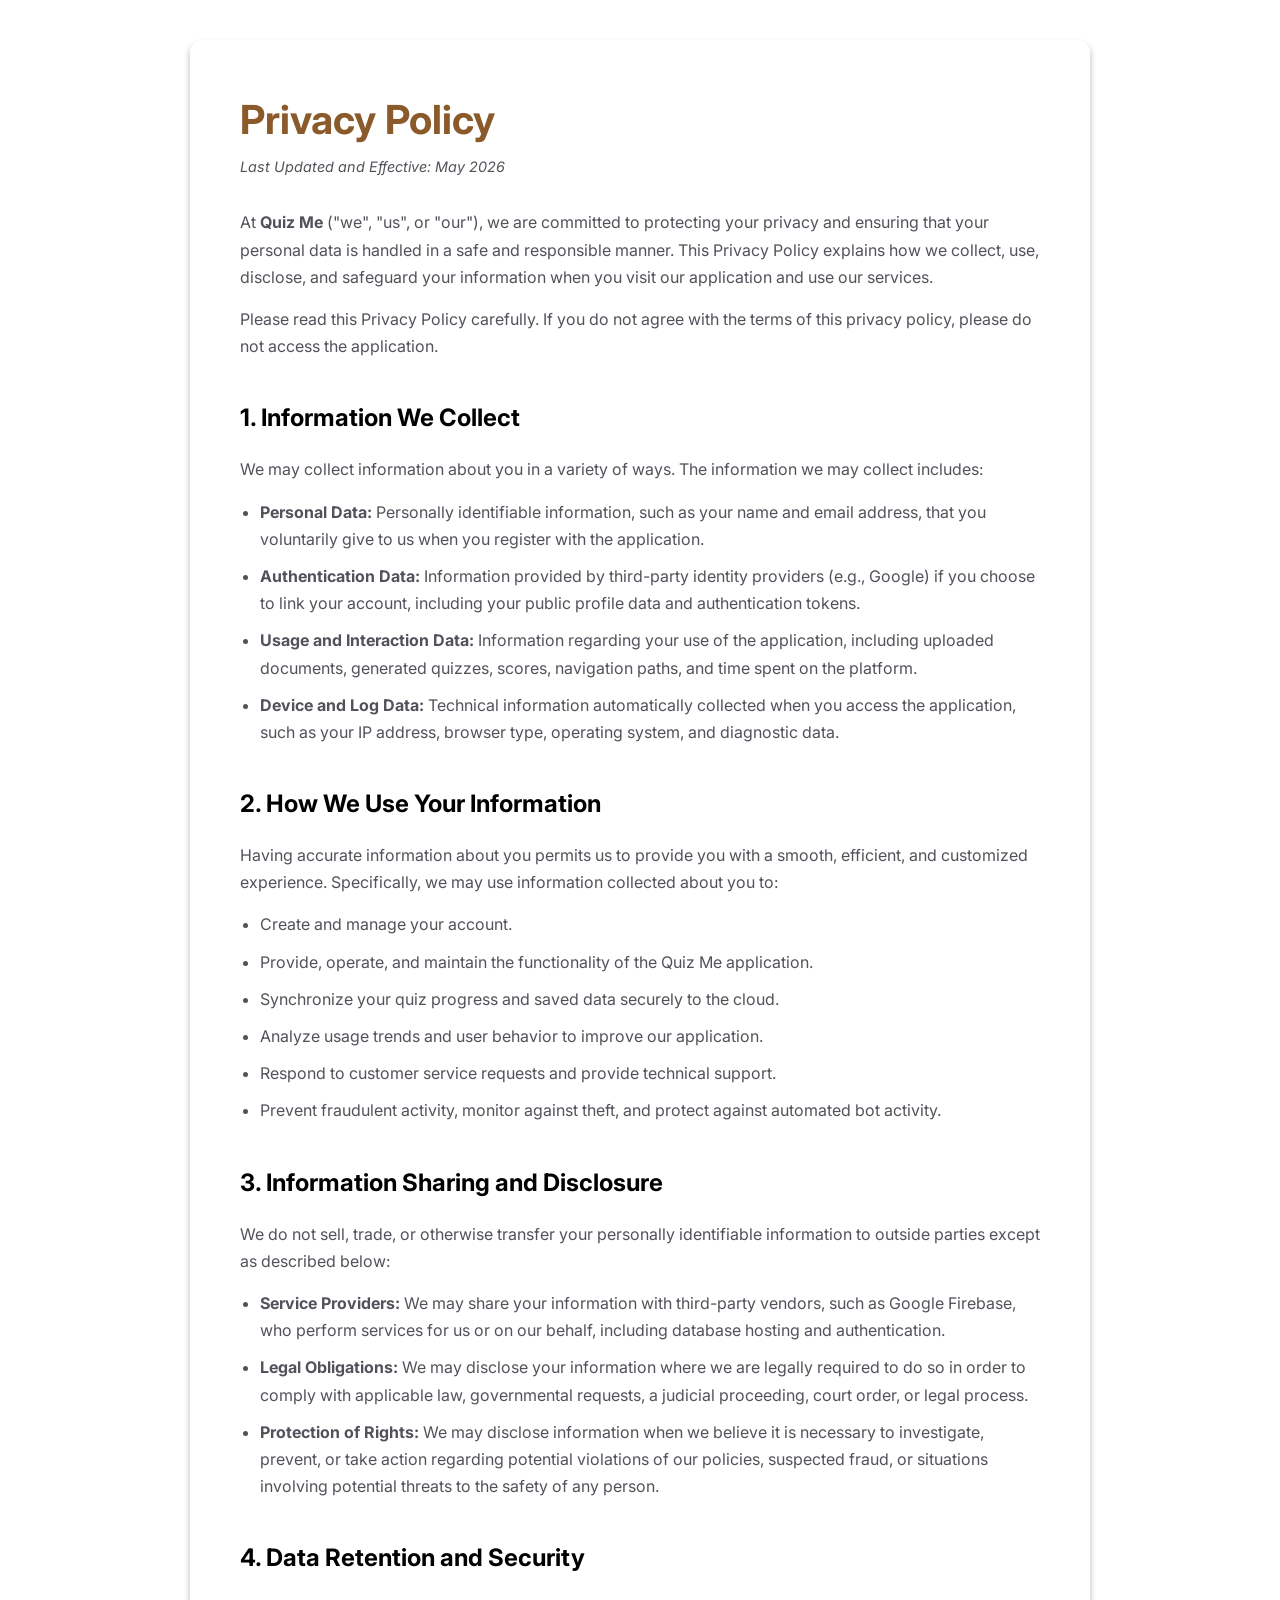
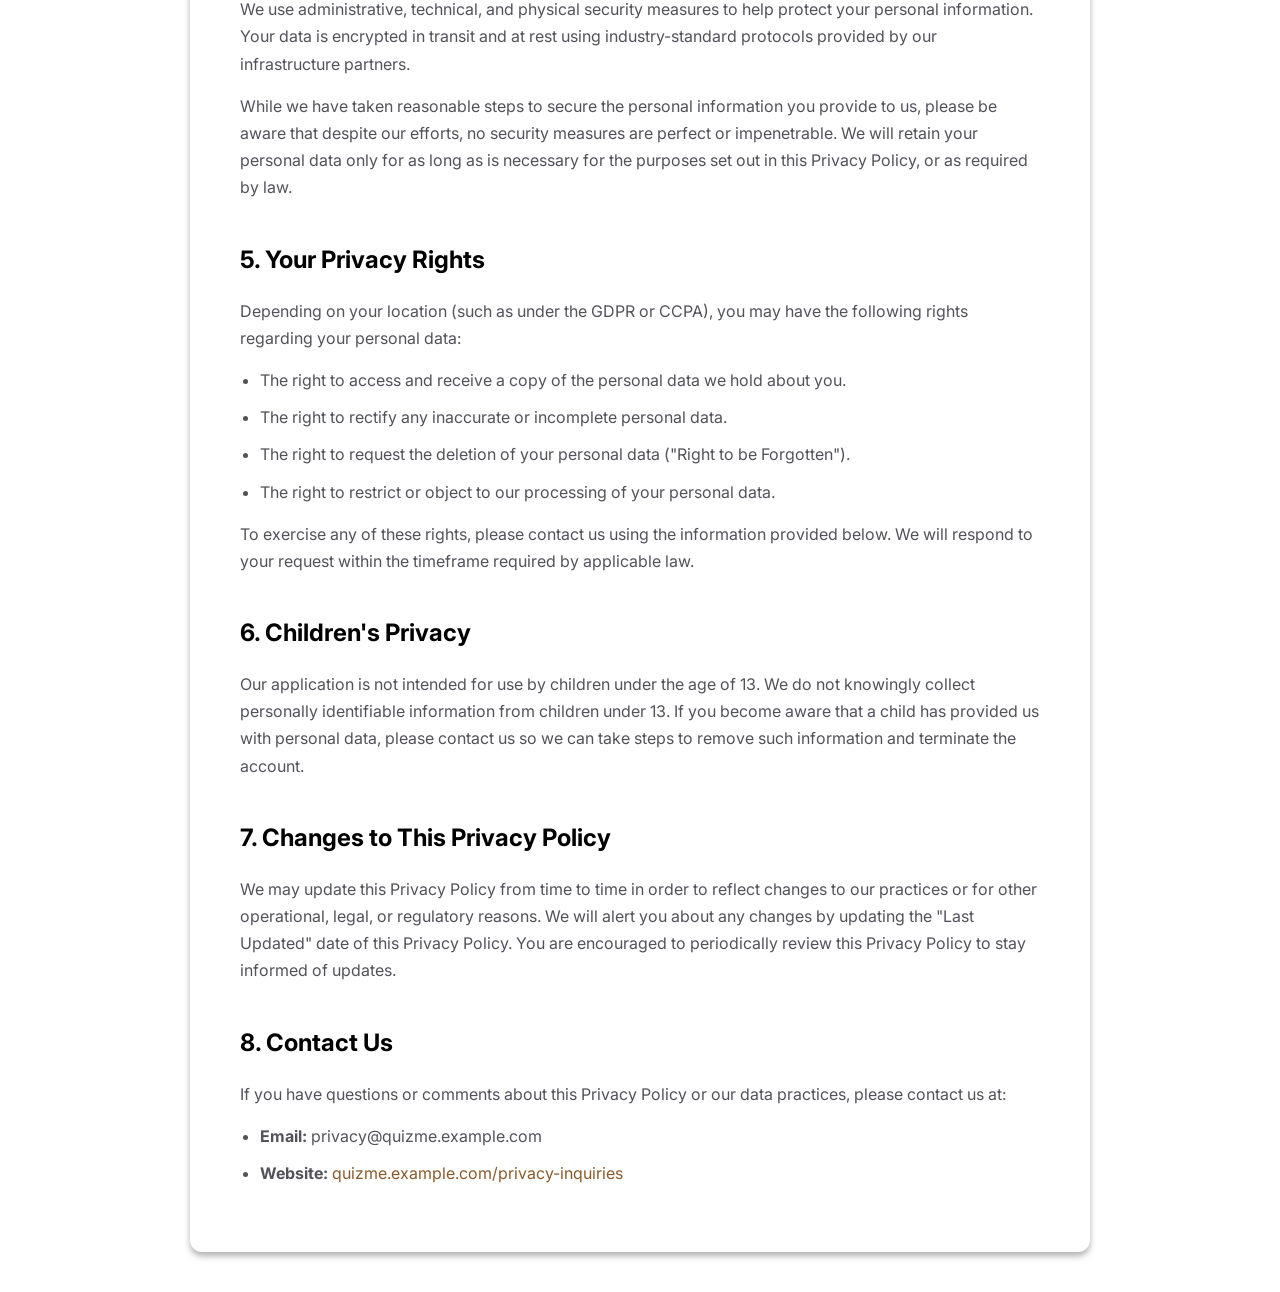
<file: privacy.html>
<!DOCTYPE html>
<html lang="en">
<head>
    <meta charset="UTF-8">
    <meta name="viewport" content="width=device-width, initial-scale=1.0">
    <title>Privacy Policy - Quiz Me</title>
    <link href="https://fonts.googleapis.com/css2?family=Inter:wght@400;500;600;700&display=swap" rel="stylesheet">
    <link rel="stylesheet" href="styles.css">
    <style>
        body {
            background-color: var(--bg);
            color: var(--text);
            padding: 40px 20px;
            display: flex;
            justify-content: center;
        }
        .policy-container {
            max-width: 900px;
            background: var(--card-bg);
            padding: 50px;
            border-radius: 12px;
            box-shadow: 0 4px 6px rgba(0,0,0,0.3);
            border: 1px solid var(--border);
        }
        h1 { margin-bottom: 5px; color: var(--primary); font-size: 2.5rem; }
        .last-updated { margin-bottom: 30px; font-style: italic; color: var(--text-muted); font-size: 0.9rem; }
        h2 { margin-top: 40px; margin-bottom: 15px; color: var(--text); font-size: 1.5rem; border-bottom: 1px solid var(--border); padding-bottom: 5px; }
        p { line-height: 1.7; margin-bottom: 15px; color: var(--text-muted); }
        ul { margin-bottom: 15px; padding-left: 20px; color: var(--text-muted); }
        li { margin-bottom: 10px; line-height: 1.7; }
        a { color: var(--primary); text-decoration: none; }
        a:hover { text-decoration: underline; }
    </style>
</head>
<body>
    <div class="policy-container">
        <h1>Privacy Policy</h1>
        <p class="last-updated">Last Updated and Effective: May 2026</p>
        
        <p>At <strong>Quiz Me</strong> ("we", "us", or "our"), we are committed to protecting your privacy and ensuring that your personal data is handled in a safe and responsible manner. This Privacy Policy explains how we collect, use, disclose, and safeguard your information when you visit our application and use our services.</p>
        
        <p>Please read this Privacy Policy carefully. If you do not agree with the terms of this privacy policy, please do not access the application.</p>

        <h2>1. Information We Collect</h2>
        <p>We may collect information about you in a variety of ways. The information we may collect includes:</p>
        <ul>
            <li><strong>Personal Data:</strong> Personally identifiable information, such as your name and email address, that you voluntarily give to us when you register with the application.</li>
            <li><strong>Authentication Data:</strong> Information provided by third-party identity providers (e.g., Google) if you choose to link your account, including your public profile data and authentication tokens.</li>
            <li><strong>Usage and Interaction Data:</strong> Information regarding your use of the application, including uploaded documents, generated quizzes, scores, navigation paths, and time spent on the platform.</li>
            <li><strong>Device and Log Data:</strong> Technical information automatically collected when you access the application, such as your IP address, browser type, operating system, and diagnostic data.</li>
        </ul>

        <h2>2. How We Use Your Information</h2>
        <p>Having accurate information about you permits us to provide you with a smooth, efficient, and customized experience. Specifically, we may use information collected about you to:</p>
        <ul>
            <li>Create and manage your account.</li>
            <li>Provide, operate, and maintain the functionality of the Quiz Me application.</li>
            <li>Synchronize your quiz progress and saved data securely to the cloud.</li>
            <li>Analyze usage trends and user behavior to improve our application.</li>
            <li>Respond to customer service requests and provide technical support.</li>
            <li>Prevent fraudulent activity, monitor against theft, and protect against automated bot activity.</li>
        </ul>

        <h2>3. Information Sharing and Disclosure</h2>
        <p>We do not sell, trade, or otherwise transfer your personally identifiable information to outside parties except as described below:</p>
        <ul>
            <li><strong>Service Providers:</strong> We may share your information with third-party vendors, such as Google Firebase, who perform services for us or on our behalf, including database hosting and authentication.</li>
            <li><strong>Legal Obligations:</strong> We may disclose your information where we are legally required to do so in order to comply with applicable law, governmental requests, a judicial proceeding, court order, or legal process.</li>
            <li><strong>Protection of Rights:</strong> We may disclose information when we believe it is necessary to investigate, prevent, or take action regarding potential violations of our policies, suspected fraud, or situations involving potential threats to the safety of any person.</li>
        </ul>

        <h2>4. Data Retention and Security</h2>
        <p>We use administrative, technical, and physical security measures to help protect your personal information. Your data is encrypted in transit and at rest using industry-standard protocols provided by our infrastructure partners.</p>
        <p>While we have taken reasonable steps to secure the personal information you provide to us, please be aware that despite our efforts, no security measures are perfect or impenetrable. We will retain your personal data only for as long as is necessary for the purposes set out in this Privacy Policy, or as required by law.</p>

        <h2>5. Your Privacy Rights</h2>
        <p>Depending on your location (such as under the GDPR or CCPA), you may have the following rights regarding your personal data:</p>
        <ul>
            <li>The right to access and receive a copy of the personal data we hold about you.</li>
            <li>The right to rectify any inaccurate or incomplete personal data.</li>
            <li>The right to request the deletion of your personal data ("Right to be Forgotten").</li>
            <li>The right to restrict or object to our processing of your personal data.</li>
        </ul>
        <p>To exercise any of these rights, please contact us using the information provided below. We will respond to your request within the timeframe required by applicable law.</p>

        <h2>6. Children's Privacy</h2>
        <p>Our application is not intended for use by children under the age of 13. We do not knowingly collect personally identifiable information from children under 13. If you become aware that a child has provided us with personal data, please contact us so we can take steps to remove such information and terminate the account.</p>

        <h2>7. Changes to This Privacy Policy</h2>
        <p>We may update this Privacy Policy from time to time in order to reflect changes to our practices or for other operational, legal, or regulatory reasons. We will alert you about any changes by updating the "Last Updated" date of this Privacy Policy. You are encouraged to periodically review this Privacy Policy to stay informed of updates.</p>

        <h2>8. Contact Us</h2>
        <p>If you have questions or comments about this Privacy Policy or our data practices, please contact us at:</p>
        <ul>
            <li><strong>Email:</strong> privacy@quizme.example.com</li>
            <li><strong>Website:</strong> <a href="#">quizme.example.com/privacy-inquiries</a></li>
        </ul>
    </div>
</body>
</html>
</file>
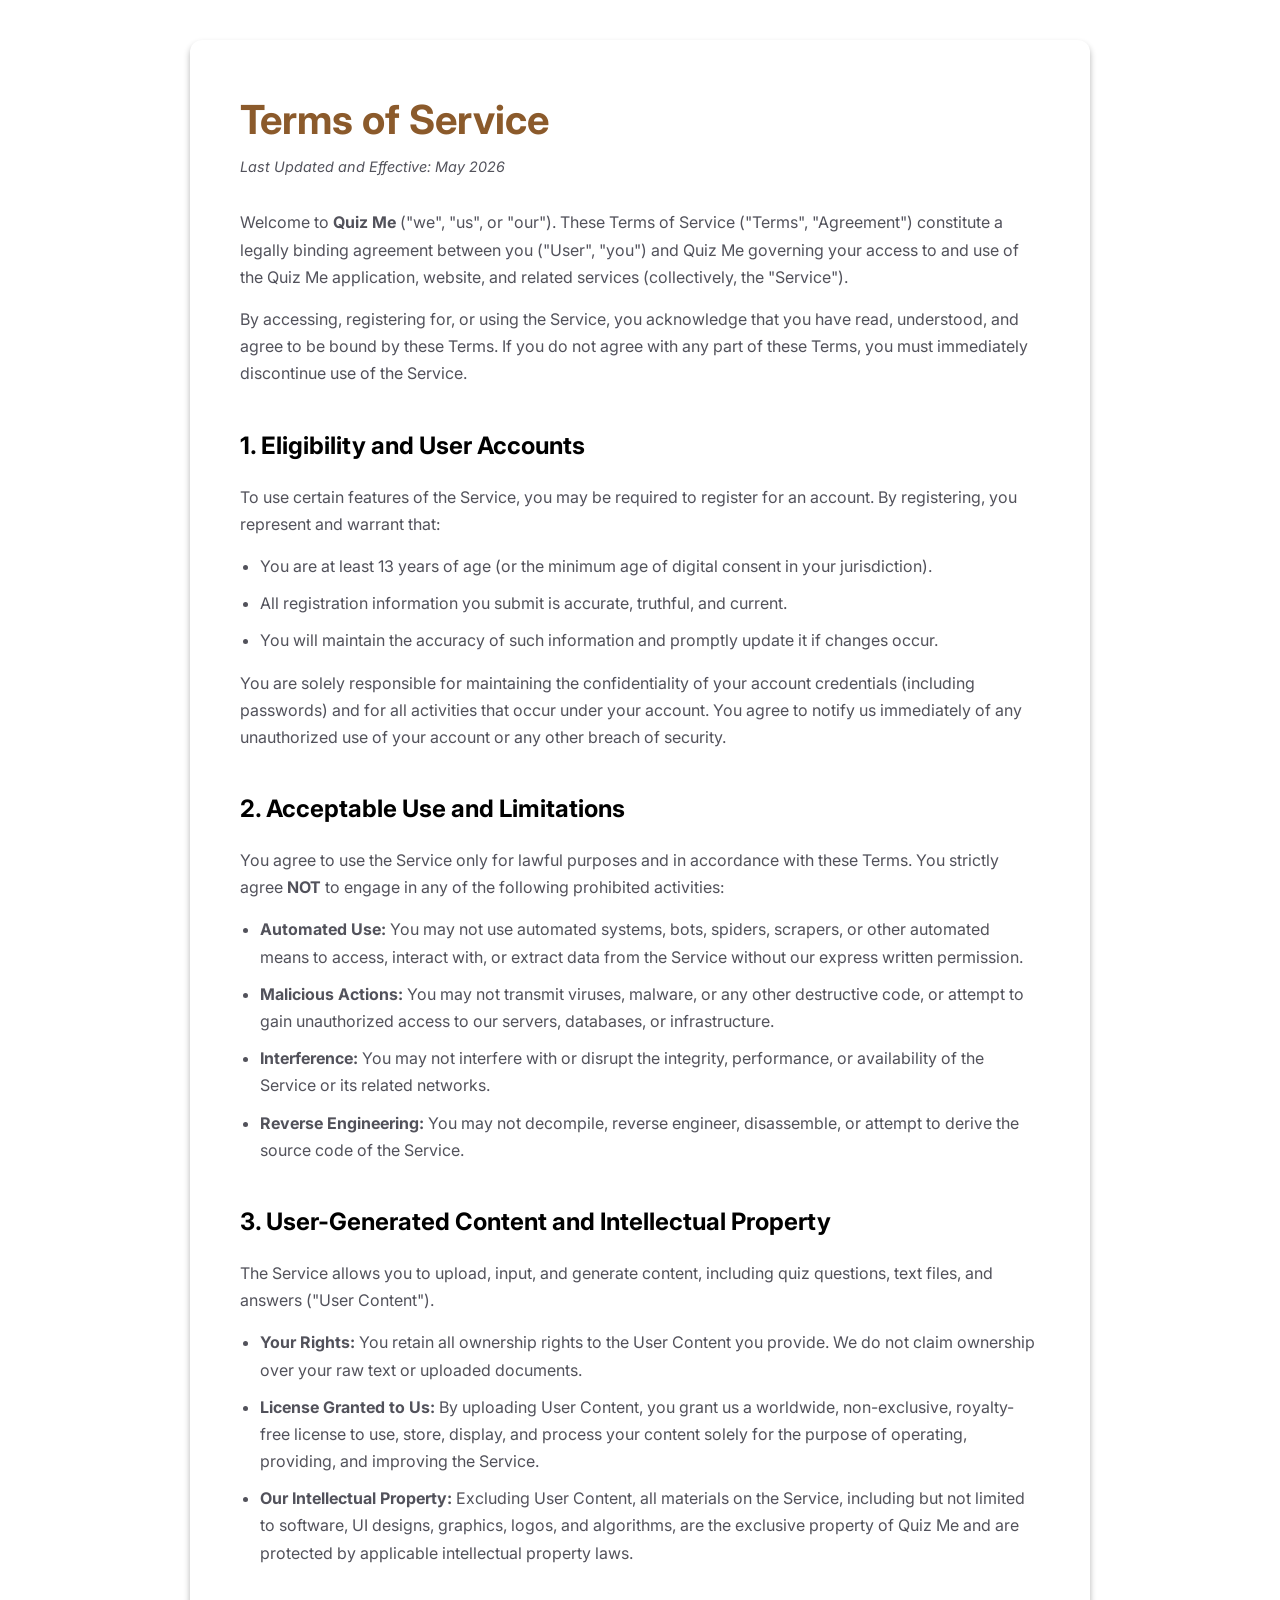
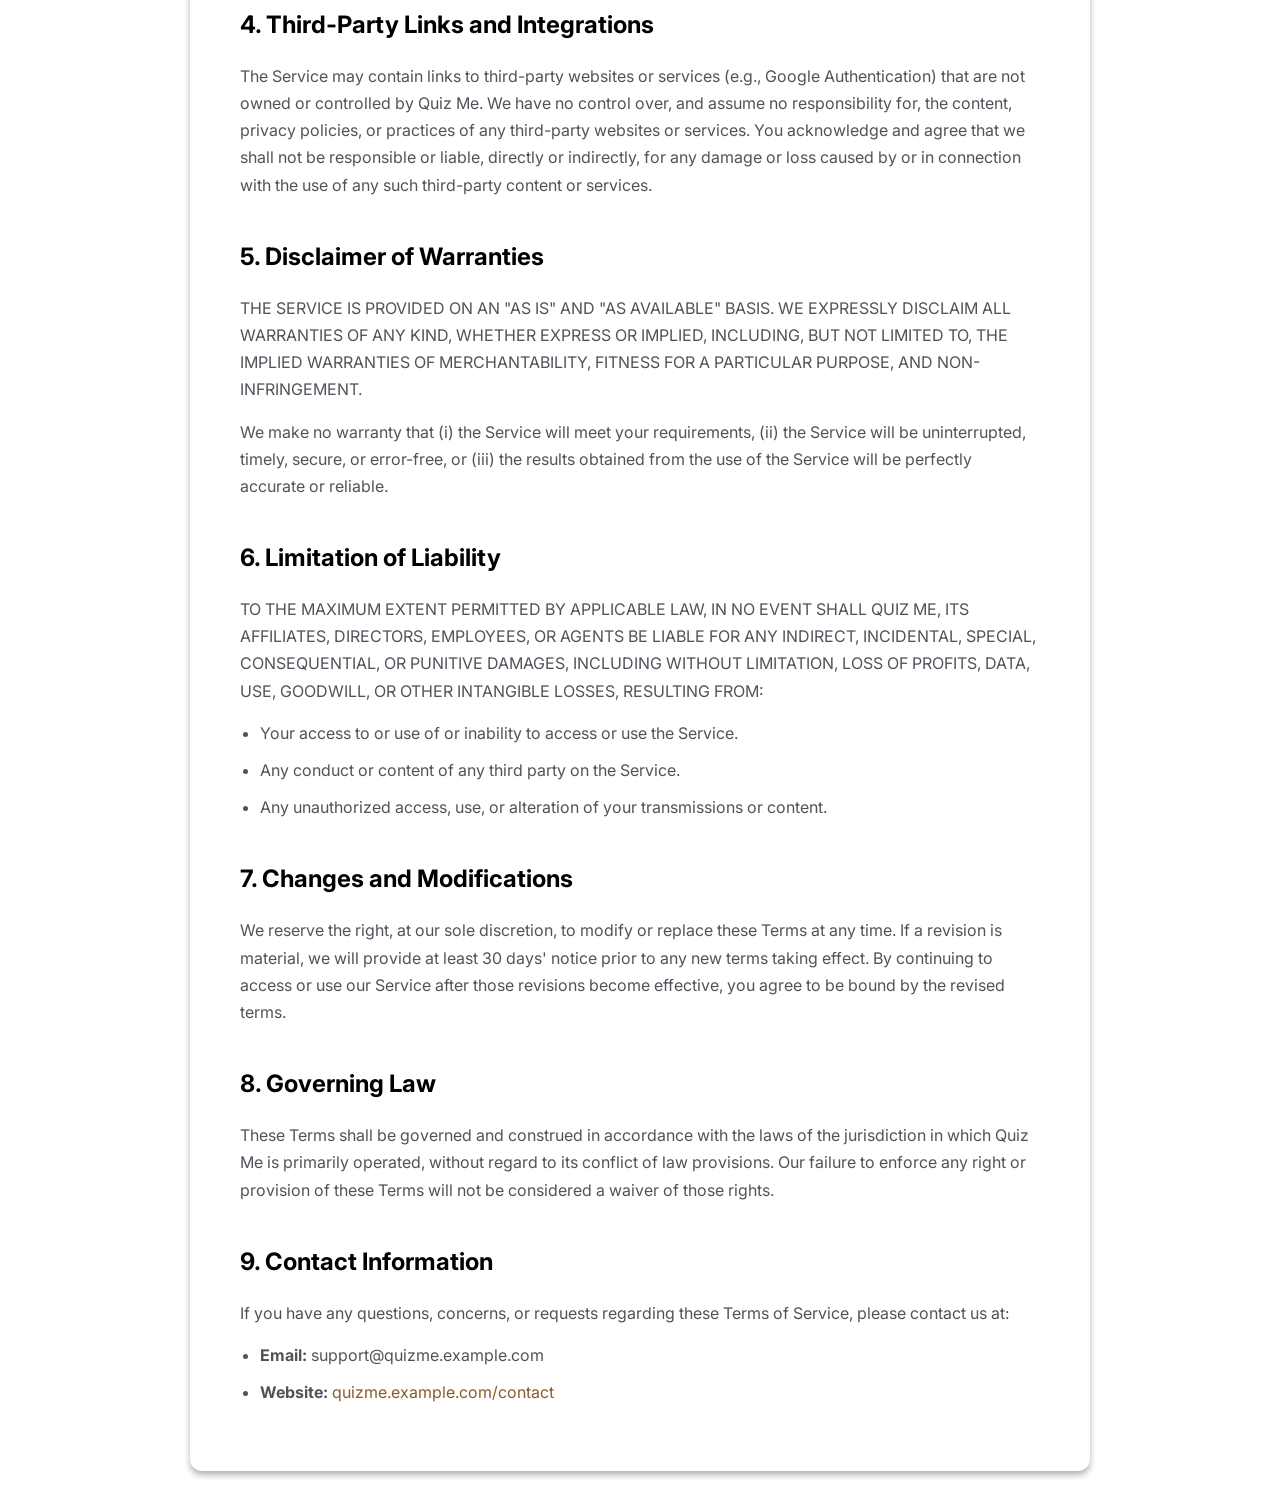
<file: terms.html>
<!DOCTYPE html>
<html lang="en">
<head>
    <meta charset="UTF-8">
    <meta name="viewport" content="width=device-width, initial-scale=1.0">
    <title>Terms of Service - Quiz Me</title>
    <link href="https://fonts.googleapis.com/css2?family=Inter:wght@400;500;600;700&display=swap" rel="stylesheet">
    <link rel="stylesheet" href="styles.css">
    <style>
        body {
            background-color: var(--bg);
            color: var(--text);
            padding: 40px 20px;
            display: flex;
            justify-content: center;
        }
        .policy-container {
            max-width: 900px;
            background: var(--card-bg);
            padding: 50px;
            border-radius: 12px;
            box-shadow: 0 4px 6px rgba(0,0,0,0.3);
            border: 1px solid var(--border);
        }
        h1 { margin-bottom: 5px; color: var(--primary); font-size: 2.5rem; }
        .last-updated { margin-bottom: 30px; font-style: italic; color: var(--text-muted); font-size: 0.9rem; }
        h2 { margin-top: 40px; margin-bottom: 15px; color: var(--text); font-size: 1.5rem; border-bottom: 1px solid var(--border); padding-bottom: 5px; }
        p { line-height: 1.7; margin-bottom: 15px; color: var(--text-muted); }
        ul { margin-bottom: 15px; padding-left: 20px; color: var(--text-muted); }
        li { margin-bottom: 10px; line-height: 1.7; }
        a { color: var(--primary); text-decoration: none; }
        a:hover { text-decoration: underline; }
    </style>
</head>
<body>
    <div class="policy-container">
        <h1>Terms of Service</h1>
        <p class="last-updated">Last Updated and Effective: May 2026</p>
        
        <p>Welcome to <strong>Quiz Me</strong> ("we", "us", or "our"). These Terms of Service ("Terms", "Agreement") constitute a legally binding agreement between you ("User", "you") and Quiz Me governing your access to and use of the Quiz Me application, website, and related services (collectively, the "Service").</p>

        <p>By accessing, registering for, or using the Service, you acknowledge that you have read, understood, and agree to be bound by these Terms. If you do not agree with any part of these Terms, you must immediately discontinue use of the Service.</p>

        <h2>1. Eligibility and User Accounts</h2>
        <p>To use certain features of the Service, you may be required to register for an account. By registering, you represent and warrant that:</p>
        <ul>
            <li>You are at least 13 years of age (or the minimum age of digital consent in your jurisdiction).</li>
            <li>All registration information you submit is accurate, truthful, and current.</li>
            <li>You will maintain the accuracy of such information and promptly update it if changes occur.</li>
        </ul>
        <p>You are solely responsible for maintaining the confidentiality of your account credentials (including passwords) and for all activities that occur under your account. You agree to notify us immediately of any unauthorized use of your account or any other breach of security.</p>

        <h2>2. Acceptable Use and Limitations</h2>
        <p>You agree to use the Service only for lawful purposes and in accordance with these Terms. You strictly agree <strong>NOT</strong> to engage in any of the following prohibited activities:</p>
        <ul>
            <li><strong>Automated Use:</strong> You may not use automated systems, bots, spiders, scrapers, or other automated means to access, interact with, or extract data from the Service without our express written permission.</li>
            <li><strong>Malicious Actions:</strong> You may not transmit viruses, malware, or any other destructive code, or attempt to gain unauthorized access to our servers, databases, or infrastructure.</li>
            <li><strong>Interference:</strong> You may not interfere with or disrupt the integrity, performance, or availability of the Service or its related networks.</li>
            <li><strong>Reverse Engineering:</strong> You may not decompile, reverse engineer, disassemble, or attempt to derive the source code of the Service.</li>
        </ul>

        <h2>3. User-Generated Content and Intellectual Property</h2>
        <p>The Service allows you to upload, input, and generate content, including quiz questions, text files, and answers ("User Content").</p>
        <ul>
            <li><strong>Your Rights:</strong> You retain all ownership rights to the User Content you provide. We do not claim ownership over your raw text or uploaded documents.</li>
            <li><strong>License Granted to Us:</strong> By uploading User Content, you grant us a worldwide, non-exclusive, royalty-free license to use, store, display, and process your content solely for the purpose of operating, providing, and improving the Service.</li>
            <li><strong>Our Intellectual Property:</strong> Excluding User Content, all materials on the Service, including but not limited to software, UI designs, graphics, logos, and algorithms, are the exclusive property of Quiz Me and are protected by applicable intellectual property laws.</li>
        </ul>

        <h2>4. Third-Party Links and Integrations</h2>
        <p>The Service may contain links to third-party websites or services (e.g., Google Authentication) that are not owned or controlled by Quiz Me. We have no control over, and assume no responsibility for, the content, privacy policies, or practices of any third-party websites or services. You acknowledge and agree that we shall not be responsible or liable, directly or indirectly, for any damage or loss caused by or in connection with the use of any such third-party content or services.</p>

        <h2>5. Disclaimer of Warranties</h2>
        <p>THE SERVICE IS PROVIDED ON AN "AS IS" AND "AS AVAILABLE" BASIS. WE EXPRESSLY DISCLAIM ALL WARRANTIES OF ANY KIND, WHETHER EXPRESS OR IMPLIED, INCLUDING, BUT NOT LIMITED TO, THE IMPLIED WARRANTIES OF MERCHANTABILITY, FITNESS FOR A PARTICULAR PURPOSE, AND NON-INFRINGEMENT.</p>
        <p>We make no warranty that (i) the Service will meet your requirements, (ii) the Service will be uninterrupted, timely, secure, or error-free, or (iii) the results obtained from the use of the Service will be perfectly accurate or reliable.</p>

        <h2>6. Limitation of Liability</h2>
        <p>TO THE MAXIMUM EXTENT PERMITTED BY APPLICABLE LAW, IN NO EVENT SHALL QUIZ ME, ITS AFFILIATES, DIRECTORS, EMPLOYEES, OR AGENTS BE LIABLE FOR ANY INDIRECT, INCIDENTAL, SPECIAL, CONSEQUENTIAL, OR PUNITIVE DAMAGES, INCLUDING WITHOUT LIMITATION, LOSS OF PROFITS, DATA, USE, GOODWILL, OR OTHER INTANGIBLE LOSSES, RESULTING FROM:</p>
        <ul>
            <li>Your access to or use of or inability to access or use the Service.</li>
            <li>Any conduct or content of any third party on the Service.</li>
            <li>Any unauthorized access, use, or alteration of your transmissions or content.</li>
        </ul>

        <h2>7. Changes and Modifications</h2>
        <p>We reserve the right, at our sole discretion, to modify or replace these Terms at any time. If a revision is material, we will provide at least 30 days' notice prior to any new terms taking effect. By continuing to access or use our Service after those revisions become effective, you agree to be bound by the revised terms.</p>

        <h2>8. Governing Law</h2>
        <p>These Terms shall be governed and construed in accordance with the laws of the jurisdiction in which Quiz Me is primarily operated, without regard to its conflict of law provisions. Our failure to enforce any right or provision of these Terms will not be considered a waiver of those rights.</p>

        <h2>9. Contact Information</h2>
        <p>If you have any questions, concerns, or requests regarding these Terms of Service, please contact us at:</p>
        <ul>
            <li><strong>Email:</strong> support@quizme.example.com</li>
            <li><strong>Website:</strong> <a href="#">quizme.example.com/contact</a></li>
        </ul>
    </div>
</body>
</html>
</file>
<file: styles.css>
:root {
    /* Theme: Warm Light (Default) */
    --bg-color: #f4f0eb;
    --card-bg: #ffffff;
    --text-main: #27272a;
    --text-muted: #52525b;
    --primary: #8b5a2b;
    --primary-hover: #6b4421;
    --border-color: #e4e4e7;
    --option-bg: #ffffff;
    --option-hover: #fafafa;
    --option-border: #d4d4d8;
    --correct-bg: #f0fdf4;
    --correct-border: #15803d;
    --correct-text: #166534;
    --incorrect-bg: #fef2f2;
    --incorrect-border: #b91c1c;
    --incorrect-text: #991b1b;

    --radius-sm: 8px;
    --radius-md: 12px;
    --radius-lg: 16px;
    --shadow-sm: 0 1px 2px 0 rgba(0, 0, 0, 0.05);
    --shadow-md: 0 4px 6px -1px rgba(0, 0, 0, 0.08), 0 2px 4px -1px rgba(0, 0, 0, 0.04);
    --shadow-lg: 0 10px 15px -3px rgba(0, 0, 0, 0.08), 0 4px 6px -2px rgba(0, 0, 0, 0.04);
    --transition: all 0.3s ease-in-out;
}

body.theme-dark {
    --bg-color: #121212;
    --card-bg: #1e1e1e;
    --text-main: #e4e4e7;
    --text-muted: #a1a1aa;
    --primary: #cda434;
    --primary-hover: #b5902b;
    --border-color: #3f3f46;
    --option-bg: #27272a;
    --option-hover: #3f3f46;
    --option-border: #52525b;
    --correct-bg: #064e3b;
    --correct-border: #10b981;
    --correct-text: #34d399;
    --incorrect-bg: #7f1d1d;
    --incorrect-border: #ef4444;
    --incorrect-text: #f87171;
}

body.theme-forest {
    --bg-color: #0f1712;
    --card-bg: #17241a;
    --text-main: #e2e8f0;
    --text-muted: #94a3b8;
    --primary: #10b981;
    --primary-hover: #059669;
    --border-color: #1e293b;
    --option-bg: #1e293b;
    --option-hover: #334155;
    --option-border: #475569;
    --correct-bg: #064e3b;
    --correct-border: #34d399;
    --correct-text: #6ee7b7;
    --incorrect-bg: #7f1d1d;
    --incorrect-border: #ef4444;
    --incorrect-text: #fca5a5;
}

body.theme-midnight {
    --bg-color: #0b1120;
    --card-bg: #1e293b;
    --text-main: #f8fafc;
    --text-muted: #94a3b8;
    --primary: #3b82f6;
    --primary-hover: #2563eb;
    --border-color: #334155;
    --option-bg: #0f172a;
    --option-hover: #1e293b;
    --option-border: #475569;
    --correct-bg: #064e3b;
    --correct-border: #10b981;
    --correct-text: #34d399;
    --incorrect-bg: #7f1d1d;
    --incorrect-border: #ef4444;
    --incorrect-text: #f87171;
}

* {
    box-sizing: border-box;
    margin: 0;
    padding: 0;
}

body {
    font-family: 'Inter', sans-serif;
    background-color: var(--bg-color);
    color: var(--text-main);
    line-height: 1.5;
    min-height: 100vh;
    display: flex;
    justify-content: center;
    transition: background-color 0.3s ease, color 0.3s ease;
}

.app-layout {
    width: 100vw;
    height: 100vh;
    display: flex;
    overflow: hidden;
}

/* Sidebar Styles */
.app-sidebar {
    width: 260px;
    background-color: var(--card-bg);
    border-right: 1px solid var(--border-color);
    display: flex;
    flex-direction: column;
    flex-shrink: 0;
    transition: transform 0.3s ease;
}

.sidebar-top {
    padding: 1rem;
    border-bottom: 1px solid var(--border-color);
}

.sidebar-btn {
    width: 100%;
    justify-content: flex-start;
    padding: 0.75rem 1rem;
    font-size: 0.95rem;
}

.search-box {
    position: relative;
    margin-top: 1rem;
}

.search-icon {
    position: absolute;
    left: 10px;
    top: 50%;
    transform: translateY(-50%);
    color: var(--text-muted);
}

#search-quiz-input {
    width: 100%;
    padding: 0.5rem 0.5rem 0.5rem 2rem;
    background-color: var(--option-bg);
    border: 1px solid var(--border-color);
    border-radius: var(--radius-sm);
    color: var(--text-main);
    font-size: 0.875rem;
}

#search-quiz-input:focus {
    outline: none;
    border-color: var(--primary);
}

.sidebar-middle {
    flex: 1;
    overflow-y: auto;
    padding: 1rem 0.5rem;
}

.sidebar-section-title {
    font-size: 0.75rem;
    text-transform: uppercase;
    letter-spacing: 0.05em;
    color: var(--text-muted);
    margin: 0 0.5rem 0.5rem;
    font-weight: 600;
}

.saved-quizzes-list {
    display: flex;
    flex-direction: column;
    gap: 0.25rem;
}

.saved-quizzes-list button {
    background: transparent;
    border: none;
    color: var(--text-main);
    padding: 0.75rem;
    border-radius: var(--radius-sm);
    text-align: left;
    cursor: pointer;
    font-size: 0.875rem;
    transition: background-color 0.2s;
    display: flex;
    justify-content: space-between;
    align-items: center;
    width: 100%;
}

.saved-quizzes-list button:hover {
    background-color: var(--option-hover);
}

.sidebar-bottom {
    padding: 1rem;
    border-top: 1px solid var(--border-color);
}

.user-details {
    display: flex;
    align-items: center;
    gap: 0.75rem;
}

.user-icon {
    color: var(--primary);
}

.user-name {
    font-size: 0.9rem;
    font-weight: 500;
    color: var(--text-main);
    white-space: nowrap;
    overflow: hidden;
    text-overflow: ellipsis;
}

.sidebar-theme {
    margin-top: 1rem;
}

/* Main Content Area */
.app-main-content {
    flex: 1;
    display: flex;
    flex-direction: column;
    overflow: hidden;
    background-color: var(--bg-color);
}

.main-scrollable {
    flex: 1;
    overflow-y: auto;
    padding: 2rem;
    display: flex;
    flex-direction: column;
    align-items: center;
}

.main-scrollable > .view {
    width: 100%;
    max-width: 900px;
}

/* Header */
.app-header {
    display: flex;
    justify-content: space-between;
    align-items: center;
    padding: 1rem 2rem;
    border-bottom: 1px solid var(--border-color);
    background-color: var(--card-bg);
}

.app-header h1 {
    font-size: 1.25rem;
    font-weight: 600;
}

.header-controls {
    display: flex;
    align-items: center;
    gap: 1rem;
}

.mobile-only {
    display: none;
}

@media (max-width: 768px) {
    .app-layout {
        position: relative;
    }
    
    .app-sidebar {
        position: absolute;
        left: -260px;
        height: 100%;
        z-index: 100;
        box-shadow: var(--shadow-lg);
    }
    
    .app-sidebar.sidebar-open {
        transform: translateX(260px);
    }
    
    .mobile-only {
        display: flex;
    }
    
    .main-scrollable {
        padding: 1rem;
    }
}

.icon-btn {
    background: transparent;
    border: none;
    cursor: pointer;
    color: var(--text-main);
    display: flex;
    align-items: center;
    justify-content: center;
    padding: 0.5rem;
    border-radius: var(--radius-sm);
    transition: var(--transition);
}

.icon-btn:hover {
    background-color: var(--border-color);
}

.icon-btn.active {
    background-color: var(--primary);
    color: white;
}

.score-badge {
    background-color: var(--card-bg);
    padding: 0.5rem 1rem;
    border-radius: 9999px;
    font-size: 0.875rem;
    font-weight: 500;
    box-shadow: var(--shadow-sm);
    border: 1px solid var(--border-color);
}

/* Views */
.view {
    display: none;
    animation: fadeIn 0.3s ease-in-out;
}

.view.active-view {
    display: block;
}

@keyframes fadeIn {
    from {
        opacity: 0;
        transform: translateY(10px);
    }

    to {
        opacity: 1;
        transform: translateY(0);
    }
}

.hidden {
    display: none !important;
}

/* Cards */
.upload-card,
.quiz-card,
.results-card {
    background-color: var(--card-bg);
    border-radius: var(--radius-lg);
    box-shadow: var(--shadow-md);
    padding: 2.5rem;
    text-align: center;
}

.quiz-card {
    text-align: left;
}

/* Upload Style */
.upload-icon {
    color: var(--primary);
    margin-bottom: 1rem;
    display: flex;
    justify-content: center;
}

.upload-card h2 {
    font-size: 1.75rem;
    margin-bottom: 0.5rem;
}

.upload-card p {
    color: var(--text-muted);
    margin-bottom: 2rem;
}

.upload-container {
    display: flex;
    flex-direction: column;
    gap: 1.5rem;
}

@media (min-width: 640px) {
    .upload-container {
        flex-direction: row;
        align-items: stretch;
    }

    .upload-card {
        flex: 1;
        display: flex;
        flex-direction: column;
        justify-content: space-between;
    }
}

.upload-divider {
    display: flex;
    align-items: center;
    justify-content: center;
    font-weight: bold;
    color: var(--text-muted);
}

.text-input {
    width: 100%;
    height: 120px;
    resize: none;
    padding: 0.75rem;
    border-radius: var(--radius-sm);
    border: 1px solid var(--border-color);
    background-color: var(--option-bg);
    color: var(--text-main);
    font-family: inherit;
    font-size: 0.875rem;
    margin-bottom: 0.5rem;
}

.text-input:focus {
    outline: none;
    border-color: var(--primary);
    box-shadow: 0 0 0 2px rgba(139, 90, 43, 0.2);
}

.file-input-wrapper {
    position: relative;
    overflow: hidden;
    display: inline-block;
}

.file-input-wrapper input[type=file] {
    font-size: 100px;
    position: absolute;
    left: 0;
    top: 0;
    opacity: 0;
    cursor: pointer;
    height: 100%;
}

.error-msg {
    color: var(--incorrect-text);
    background-color: var(--incorrect-bg);
    padding: 0.75rem;
    border-radius: var(--radius-sm);
    margin-top: 1.5rem;
    font-size: 0.875rem;
}

/* Buttons */
.btn {
    display: inline-flex;
    align-items: center;
    justify-content: center;
    padding: 0.75rem 1.5rem;
    font-size: 1rem;
    font-weight: 500;
    border-radius: var(--radius-md);
    border: none;
    cursor: pointer;
    transition: var(--transition);
    width: 100%;
}

.primary-btn {
    background-color: var(--primary);
    color: white;
    box-shadow: var(--shadow-sm);
}

.primary-btn:hover {
    background-color: var(--primary-hover);
    transform: translateY(-1px);
    box-shadow: var(--shadow-md);
}

.secondary-btn {
    background-color: #64748b;
    color: #ffffff;
    box-shadow: var(--shadow-sm);
}

.secondary-btn:hover {
    background-color: #475569;
    transform: translateY(-1px);
    box-shadow: var(--shadow-md);
}

body.dark-mode .secondary-btn {
    background-color: #3f3f46;
    color: #ffffff;
}

body.dark-mode .secondary-btn:hover {
    background-color: #52525b;
}

/* Quiz Style */
.card-header {
    margin-bottom: 1rem;
}

.question-number {
    font-size: 0.875rem;
    font-weight: 600;
    color: var(--primary);
    text-transform: uppercase;
    letter-spacing: 0.05em;
}

.question-text {
    font-size: 1.5rem;
    font-weight: 600;
    margin-bottom: 2rem;
    color: var(--text-main);
}

.quiz-highlight {
    background-color: #fef08a;
    color: #1f2937;
    cursor: pointer;
    border-radius: 2px;
    padding: 0 2px;
}

body.dark-mode .quiz-highlight {
    background-color: #a16207;
    color: #ffffff;
}

.options-container {
    display: flex;
    flex-direction: column;
    gap: 1rem;
    margin-bottom: 2rem;
}

.option-btn {
    display: flex;
    align-items: flex-start;
    flex-wrap: wrap;
    padding: 1rem 1.25rem;
    background-color: var(--option-bg);
    border: 2px solid var(--option-border);
    border-radius: var(--radius-md);
    cursor: pointer;
    transition: var(--transition);
    text-align: left;
    font-size: 1rem;
    font-family: inherit;
    color: var(--text-main);
}

.option-reason-text {
    flex-basis: 100%;
    margin-top: 0.75rem;
    margin-left: calc(28px + 1rem);
    /* aligns with option text */
    font-size: 0.9em;
    color: var(--text-muted);
    line-height: 1.4;
    padding-top: 0.75rem;
    border-top: 1px dashed var(--border-color);
}

.option-btn:hover:not(:disabled) {
    background-color: var(--option-hover);
    border-color: #9ca3af;
}

.option-letter {
    display: flex;
    align-items: center;
    justify-content: center;
    flex-shrink: 0;
    width: 28px;
    height: 28px;
    background-color: #f3f4f6;
    border-radius: var(--radius-sm);
    font-weight: 600;
    margin-right: 1rem;
    font-size: 0.875rem;
    color: var(--text-muted);
}

.option-btn.correct {
    background-color: var(--correct-bg);
    border-color: var(--correct-border);
    color: var(--correct-text);
}

.option-btn.correct .option-letter {
    background-color: var(--correct-border);
    color: white;
}

.option-btn.incorrect {
    background-color: var(--incorrect-bg);
    border-color: var(--incorrect-border);
    color: var(--incorrect-text);
    opacity: 0.8;
}

.option-btn.incorrect .option-letter {
    background-color: var(--incorrect-border);
    color: white;
}

.option-btn:disabled {
    cursor: default;
}

.option-btn.disabled-unselected {
    opacity: 0.5;
}

/* Explanation */
.explanation-container {
    background-color: #f8fafc;
    border-left: 4px solid var(--primary);
    border-radius: var(--radius-sm);
    padding: 1.25rem;
    margin-bottom: 1.5rem;
    animation: fadeIn 0.4s ease-out;
    transition: var(--transition);
}

.explanation-header {
    display: flex;
    align-items: center;
    margin-bottom: 0.5rem;
    color: var(--text-main);
}

.explanation-header h3 {
    font-size: 1rem;
    font-weight: 600;
    margin-left: 0.5rem;
}

#explanation-text {
    color: var(--text-main);
    font-size: 0.95rem;
    line-height: 1.6;
}

.card-footer {
    border-top: 1px solid var(--border-color);
    padding-top: 1.5rem;
    display: flex;
    justify-content: space-between;
}

/* Sidebar and Layout */
.quiz-layout {
    display: flex;
    flex-direction: column;
    gap: 1.5rem;
}

@media (min-width: 768px) {
    .quiz-layout {
        flex-direction: row-reverse;
        justify-content: center;
        align-items: flex-start;
    }

    .quiz-main {
        flex: 1;
        min-width: 0;
        max-width: 768px;
    }

    .quiz-sidebar-container {
        width: 180px;
        flex-shrink: 0;
    }
}

.quiz-sidebar-card {
    background-color: var(--card-bg);
    border-radius: var(--radius-lg);
    box-shadow: var(--shadow-md);
    padding: 1.5rem;
    border: 1px solid var(--border-color);
}

.sidebar-title {
    font-size: 1rem;
    margin-bottom: 1rem;
    padding-bottom: 0.5rem;
    border-bottom: 1px solid var(--border-color);
    text-align: center;
}

.question-grid {
    display: grid;
    grid-template-columns: repeat(4, 1fr);
    gap: 0.5rem;
}

.nav-btn {
    display: flex;
    flex-direction: column;
    align-items: center;
    justify-content: center;
    padding: 0.5rem 0.25rem;
    border-radius: 6px;
    border: 1px solid var(--border-color);
    background-color: var(--option-bg);
    color: var(--text-main);
    cursor: pointer;
    transition: var(--transition);
}

.nav-num {
    font-size: 0.95rem;
    font-weight: 500;
    margin-bottom: 0.25rem;
}

.nav-status {
    font-size: 0.8rem;
    font-weight: bold;
    color: var(--text-muted);
}

.nav-btn:hover {
    background-color: var(--option-hover);
    border-color: var(--primary);
}

.nav-btn.attempted {
    background-color: var(--option-bg);
    color: var(--text-main);
    border-color: var(--border-color);
}

.nav-btn.attempted.nav-correct .nav-status {
    color: var(--correct-border);
    font-size: 1rem;
}

.nav-btn.attempted.nav-incorrect .nav-status {
    color: var(--incorrect-border);
    font-size: 1rem;
}

.nav-btn.active {
    border-color: var(--primary);
    background-color: var(--option-hover);
    outline: none;
}

.card-footer .btn {
    width: auto;
}

/* Results */
.results-card {
    display: flex;
    flex-direction: column;
    align-items: center;
}

.final-score {
    margin: 2rem 0;
}

.score-circle {
    display: flex;
    align-items: center;
    justify-content: center;
    width: 150px;
    height: 150px;
    border-radius: 50%;
    background: conic-gradient(var(--primary) 0%, var(--primary) 0%, #e5e7eb 0%, #e5e7eb 100%);
    box-shadow: var(--shadow-lg);
    position: relative;
}

.score-circle-inner {
    display: flex;
    align-items: center;
    justify-content: center;
    width: 120px;
    height: 120px;
    border-radius: 50%;
    background-color: var(--card-bg);
    font-size: 2.5rem;
    font-weight: 700;
    z-index: 10;
}

.score-divider {
    font-size: 1.5rem;
    color: var(--text-muted);
    margin: 0 4px;
}

#results-message {
    font-size: 1.125rem;
    color: var(--text-muted);
    margin-bottom: 2rem;
}

.mt-4 {
    margin-top: 1rem;
}

.mt-2 {
    margin-top: 0.5rem;
}

/* =========================================================================
   Landing Page / Auth View
========================================================================= */

.landing-view {
    display: flex;
    min-height: 100vh;
    width: 100%;
}

.landing-left {
    flex: 1;
    background: linear-gradient(135deg, var(--primary) 0%, var(--primary-hover) 100%);
    padding: 3rem;
    display: flex;
    flex-direction: column;
    justify-content: center;
    position: relative;
    overflow: hidden;
    color: white;
}

.landing-quote-container {
    max-width: 500px;
    z-index: 10;
}

.quote-icon {
    margin-bottom: 2rem;
    opacity: 0.8;
}

.landing-quote-container h2 {
    font-size: 2.5rem;
    margin-bottom: 1.5rem;
    font-weight: 700;
}

.landing-quote {
    font-size: 1.25rem;
    line-height: 1.6;
    margin-bottom: 1rem;
    font-style: italic;
    opacity: 0.9;
}

.landing-author {
    font-weight: 600;
    opacity: 0.8;
}

.landing-cards-decor {
    position: absolute;
    right: -50px;
    top: 50%;
    transform: translateY(-50%);
    width: 300px;
    height: 400px;
}

.decor-card {
    background: rgba(255, 255, 255, 0.1);
    backdrop-filter: blur(10px);
    border: 1px solid rgba(255, 255, 255, 0.2);
    border-radius: var(--radius-md);
    padding: 1.5rem;
    position: absolute;
    box-shadow: 0 25px 50px -12px rgba(0, 0, 0, 0.25);
    font-weight: 600;
    color: white;
}

.card-1 {
    top: 0;
    left: 0;
    transform: rotate(-5deg);
    z-index: 3;
}

.card-2 {
    top: 120px;
    left: 40px;
    transform: rotate(5deg);
    z-index: 2;
}

.card-3 {
    top: 240px;
    left: -20px;
    transform: rotate(-10deg);
    z-index: 1;
}

.landing-right {
    flex: 1;
    background-color: var(--bg-color);
    display: flex;
    align-items: center;
    justify-content: center;
    padding: 2rem;
}

.auth-box {
    width: 100%;
    max-width: 680px;
    background-color: var(--card-bg);
    padding: 2.5rem;
    border-radius: var(--radius-lg);
    box-shadow: var(--shadow-lg);
    border: 1px solid var(--border-color);
}

#auth-title {
    font-size: 2.2rem;
    margin-bottom: 0.75rem;
    color: var(--text-main);
}

#auth-subtitle {
    color: var(--text-muted);
    margin-bottom: 2.5rem;
    font-size: 1.1rem;
}

.auth-form {
    display: flex;
    flex-direction: column;
    gap: 1.25rem;
}

.auth-box .btn {
    padding: 1rem;
    font-size: 1.15rem;
}

.form-group {
    display: flex;
    flex-direction: column;
    gap: 0.5rem;
}

.form-group label {
    font-size: 1.1rem;
    font-weight: 500;
    color: var(--text-main);
}

.form-group input[type="text"],
.form-group input[type="email"],
.form-group input[type="password"] {
    padding: 1rem 1.25rem;
    border: 1px solid var(--border-color);
    border-radius: var(--radius-sm);
    background-color: var(--bg-color);
    color: var(--text-main);
    font-size: 1.15rem;
    transition: var(--transition);
}

.form-group input:focus {
    outline: none;
    border-color: var(--primary);
    box-shadow: 0 0 0 2px rgba(139, 90, 43, 0.2);
}

.checkbox-group {
    flex-direction: row;
    align-items: flex-start;
    gap: 0.75rem;
}

.checkbox-group input[type="checkbox"] {
    margin-top: 0.35rem;
    transform: scale(1.2);
    accent-color: var(--primary);
}

.checkbox-group label {
    font-weight: 400;
    line-height: 1.5;
    font-size: 1rem;
    color: var(--text-muted);
}

.checkbox-group a {
    color: var(--primary);
    text-decoration: none;
}

.checkbox-group a:hover {
    text-decoration: underline;
}

.auth-divider {
    display: flex;
    align-items: center;
    text-align: center;
    margin: 1.5rem 0;
}

.auth-divider::before,
.auth-divider::after {
    content: '';
    flex: 1;
    border-bottom: 1px solid var(--border-color);
}

.auth-divider span {
    padding: 0 15px;
    color: var(--text-muted);
    font-size: 1.05rem;
    font-weight: 500;
}

.auth-toggle-text {
    margin-top: 1.5rem;
    text-align: center;
    font-size: 1.1rem;
    color: var(--text-muted);
}

.auth-toggle-text a {
    color: var(--primary);
    font-weight: 600;
    text-decoration: none;
    margin-left: 0.25rem;
}

.guest-bypass {
    margin-top: 1.5rem;
    text-align: center;
    padding-top: 1rem;
    border-top: 1px solid var(--border-color);
}

.guest-bypass a {
    color: var(--text-muted);
    text-decoration: none;
    font-size: 1.05rem;
    transition: var(--transition);
}

.guest-bypass a:hover {
    color: var(--primary);
}

.theme-selector-wrapper {
    margin-left: auto;
}

.theme-select {
    padding: 0.4rem;
    border-radius: var(--radius-sm);
    background-color: var(--card-bg);
    color: var(--text-main);
    border: 1px solid var(--border-color);
    font-family: inherit;
    font-size: 0.85rem;
    cursor: pointer;
}

.theme-select:focus {
    outline: none;
    border-color: var(--primary);
}

@media (max-width: 768px) {
    .landing-view {
        flex-direction: column;
    }

    .landing-left {
        padding: 2rem;
        min-height: 40vh;
    }

    .landing-cards-decor {
        display: none;
    }

    .landing-quote-container h2 {
        font-size: 1.75rem;
    }
}

/* Modal Overlays */
.modal-overlay {
    position: fixed;
    top: 0;
    left: 0;
    width: 100vw;
    height: 100vh;
    background-color: rgba(0, 0, 0, 0.6);
    backdrop-filter: blur(5px);
    display: flex;
    justify-content: center;
    align-items: center;
    z-index: 9999;
}

.modal-content {
    animation: fadeIn 0.3s ease-out;
}

/* Auth Errors & Password Container */
.password-container {
    position: relative;
    display: flex;
    align-items: center;
}

.password-container input {
    width: 100%;
    padding-right: 40px !important;
}

.password-toggle-icon {
    position: absolute;
    right: 12px;
    cursor: pointer;
    color: var(--text-muted);
    display: flex;
    align-items: center;
    justify-content: center;
    user-select: none;
    z-index: 5;
}

.auth-error-msg {
    display: block;
    color: var(--incorrect-border);
    font-size: 0.95rem;
    font-weight: 500;
    margin-bottom: 0.5rem;
    background-color: var(--incorrect-bg);
    padding: 0.75rem;
    border-radius: var(--radius-sm);
    text-align: center;
}

.input-error {
    border-color: var(--incorrect-border) !important;
    box-shadow: 0 0 0 1px var(--incorrect-border) !important;
}

/* Toast Notifications */
.toast-container {
    position: fixed;
    top: 20px;
    right: 20px;
    z-index: 10000;
    display: flex;
    flex-direction: column;
    gap: 10px;
    pointer-events: none;
}

.toast {
    background-color: var(--card-bg);
    color: var(--text-main);
    padding: 1rem 1.5rem;
    border-radius: var(--radius-md);
    box-shadow: var(--shadow-lg);
    border-left: 4px solid var(--primary);
    font-weight: 500;
    display: flex;
    align-items: center;
    gap: 12px;
    pointer-events: auto;
    animation: slideInRight 0.3s forwards;
    transform: translateX(120%);
}

.toast.hiding {
    animation: fadeOutRight 0.3s forwards;
}

.toast.toast-error {
    border-left-color: var(--incorrect-border);
}

.toast.toast-success {
    border-left-color: var(--correct-border);
}

@keyframes slideInRight {
    from { transform: translateX(120%); opacity: 0; }
    to { transform: translateX(0); opacity: 1; }
}

@keyframes fadeOutRight {
    from { transform: translateX(0); opacity: 1; }
    to { transform: translateX(120%); opacity: 0; }
}
</file>
